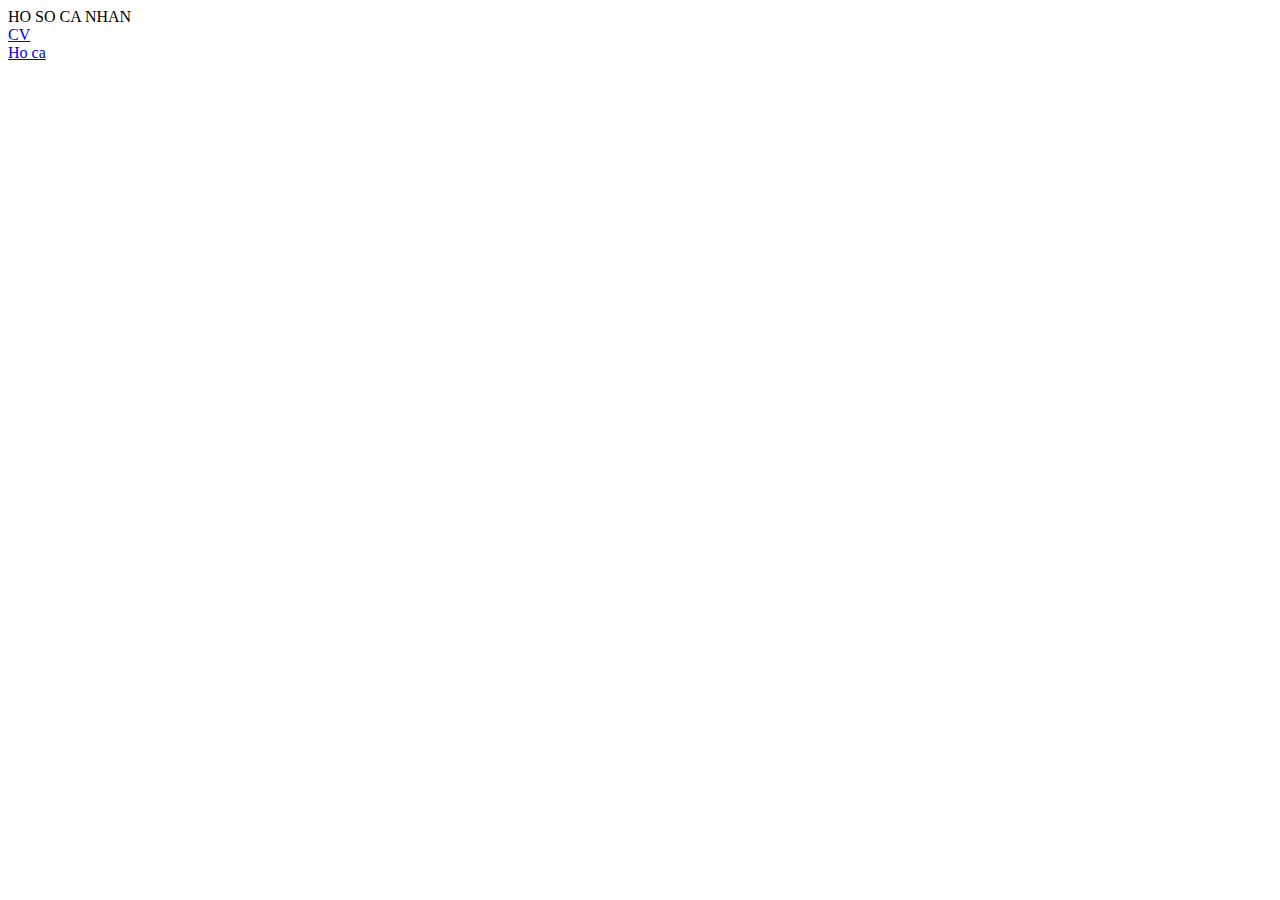
<file: Thiet_ke_web/index.html>
<!DOCTYPE html>
<html lang="en">
<head>
    <meta charset="UTF-8">
    <meta name="viewport" content="width=device-width, initial-scale=1.0">
    <title>THIETKEWEB</title>
</head>
<body>
    <a>HO SO CA NHAN</a>
    <br>
    <a href ="./cvcanhan/index.html">CV</a>
    <br><a href="./hocacanhan/hoca.html">Ho ca</a>
</body>
</html>
</file>
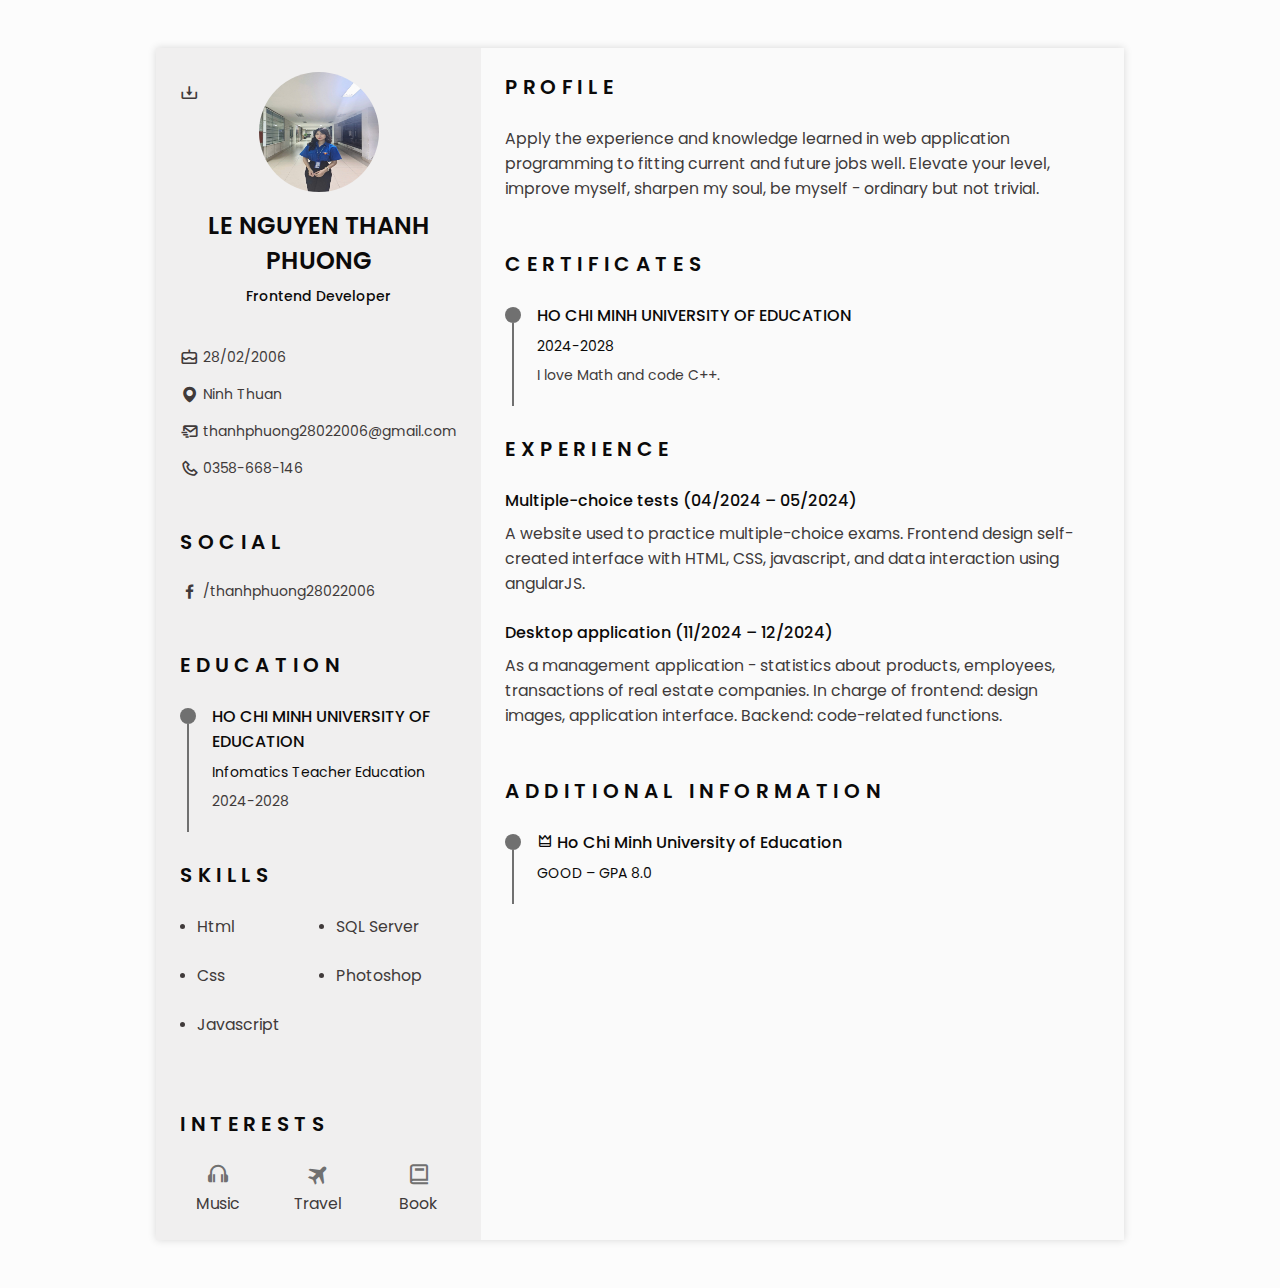
<file: Thiet_ke_web/cvcanhan/index.html>
<!DOCTYPE html>
<html lang="en">
<head>
    <meta charset="UTF-8">
    <meta http-equiv="X-UA-Compatible" content="IE=edge">
    <meta name="viewport" content="width=device-width, initial-scale=1.0">
    <title>Personal information | Le Nguyen Thanh Phuong</title>

    <!-- favicon -->
    <link rel="shortcut icon" href="./assets/images/icon-code__.ico" type="image/x-icon">

    <!-- boxicons -->
    <link href='https://unpkg.com/boxicons@2.1.1/css/boxicons.min.css' rel='stylesheet'>

    <!-- main css -->
    <link rel="stylesheet" href="assets/css/style.css">
</head>
<body>
    <!-- HEADER -->
    <header class="l-header" id="header">
        <nav class="nav bd-container">
            <a href="#" class="nav__logo">Just Do It</a>

            <div class="nav__menu" id="nav-menu">
                <ul class="nav__list">
                    <li class="nav__item">
                        <a href="#home" class="nav__link active-link">
                            <i class='bx bx-home nav__icon'></i>Home
                        </a>
                    </li>

                    <li class="nav__item">
                        <a href="#education" class="nav__link">
                            <i class='bx bx-book nav__icon' ></i>Education
                        </a>
                    </li>

                    <li class="nav__item">
                        <a href="#skills" class="nav__link">
                            <i class='bx bx-receipt nav__icon' ></i>Skills
                        </a>
                    </li>

                    <li class="nav__item">
                        <a href="#profile" class="nav__link">
                            <i class='bx bx-user nav__icon' ></i>Profile
                        </a>
                    </li>

                    <li class="nav__item">
                        <a href="#certificates" class="nav__link">
                            <i class='bx bx-award nav__icon' ></i>Certificates
                        </a>
                    </li>

                    <li class="nav__item">
                        <a href="#experience" class="nav__link">
                            <i class='bx bx-briefcase-alt nav__icon' ></i>Experience
                        </a>
                    </li>
                </ul>
            </div>

            <div class="nav__toggle" id="nav-toggle">
                <i class='bx bx-grid-alt' ></i>
            </div>
        </nav>
    </header>

    <!-- BODY RESUME -->
    <main class="l-main bd-container">
        <div class="resume">
            <div class="resume__left">
                <!-- home -->
                <section class="home" id="home">
                    <div class="home__container section bd-grid">
                        <div class="home__data bd-grid">
                            <img src="assets/images/User_img.jpg" class="home__img" alt="">
    
                            <h2 class="home__title" style="font-weight: 600;">LE NGUYEN THANH PHUONG</h2>
                            <h3 class="home__profession">Frontend Developer</h3>
    
                            <!-- button to download CV -->
                            <div>
                                <a download="" href="file:///C:/responsive-resume-cv-master/assets/pdf/thanhphuong28022006.pdf" class="home__button-movil">Download CV</a>
                            </div>
                        </div>
    
                        <div class="home__address bd-grid">
                            <span class="home__information">
                                <i class='bx bx-cake home__icon'></i> 28/02/2006
                            </span>
    
                            <span class="home__information">
                                <i class='bx bxs-map home__icon' ></i> Ninh Thuan
                            </span>
    
                            <span class="home__information">
                                <i class='bx bx-mail-send home__icon' ></i> thanhphuong28022006@gmail.com
                            </span>
    
                            <span class="home__information">
                                <i class='bx bx-phone home__icon' ></i> 0358-668-146
                            </span>
                        </div>
                    </div>

                    <!-- tải xuống pdf. có sẵn cho máy tính để bàn -->
                    <a download="" href="file:///C:/responsive-resume-cv-master/assets/pdf/thanhphuong28022006.pdf">
                        <i class='bx bx-download generate-pdf' title="Download PDF" ></i>
                    </a>
                    
                </section>

                <!-- social -->
                <section class="social section">
                    <h2 class="section-title">Social</h2>

                    <div class="social__container bd-grid">
                        <a href="https://www.facebook.com/profile.php?id=100082988624124&mibextid=ZbWKwL" target="_blank" class="social__link">
                            <i class='bx bxl-facebook social__icon' ></i> /thanhphuong28022006
                        </a>
                    </div>
                </section>

                <!-- education -->
                <section class="education section" id="education">
                    <h2 class="section-title">Education</h2>

                    <div class="education__container bd-grid">
                        <div class="education__content">
                            <div class="education__time">
                                <span class="education__rounder"></span>
                                <span class="education__line"></span>
                            </div>

                            <div class="education__data bd-grid">
                                <h3 class="education__title">HO CHI MINH UNIVERSITY OF EDUCATION</h3>
                                <span class="education__specialized">Infomatics Teacher Education</span>
                                <span class="education__year">2024-2028</span>
                            </div>
                        </div>
                    </div>
                </section>

                <!-- skills -->
                <section class="skills section" id="skills">
                    <h2 class="section-title">Skills</h2>

                    <div class="skills__content bd-grid">
                        <ul class="skills__data">
                            <li class="skills__name">
                                <span class="skills__circle"></span>Html
                            </li>

                            <li class="skills__name">
                                <span class="skills__circle"></span>Css
                            </li>

                            <li class="skills__name">
                                <span class="skills__circle"></span>Javascript
                            </li>
                        </ul>

                        <ul class="skills__data">
                            <li class="skills__name">
                                <span class="skills__circle"></span>SQL Server
                            </li>

                            <li class="skills__name">
                                <span class="skills__circle"></span>Photoshop
                            </li>
                        </ul>
                    </div>
                </section>

                <!-- interests -->
                <section class="interests section" id="interests">
                    <h2 class="section-title">Interests</h2>

                    <div class="interests__container bd-grid">
                        <div class="interests__content">
                            <i class='bx bx-headphone interests__icon'></i>
                            <span class="interests__name">Music</span>
                        </div>

                        <div class="interests__content">
                            <i class='bx bxs-plane-alt interests__icon' ></i>
                            <span class="interests__name">Travel</span>
                        </div>

                        <div class="interests__content">
                            <i class='bx bx-book interests__icon' ></i>
                            <span class="interests__name">Book</span>
                        </div>
                    </div>
                </section>
            </div>
    
            <div class="resume__right">
                <!-- profile -->
                <section class="profile section" id="profile">
                    <h2 class="section-title">Profile</h2>

                    <p class="profile__description">
                        Apply the experience and knowledge learned in web application 
                        programming to fitting current and future jobs well. Elevate your level, 
                        improve myself, sharpen my soul, be myself - ordinary but not trivial.
                    </p>
                </section>

                <!-- certificates -->
                <section class="certificates section" id="certificates">
                    <h2 class="section-title">Certificates</h2>

                    <div class="certificates__container bd-grid">
                        <div class="certificates__content">
                            <div class="certificates__time">
                                <span class="certificates__rounder"></span>
                                <span class="certificates__line"></span>
                            </div>

                            <div class="certificates__data bd-grid">
                                <h3 class="certificates__title">HO CHI MINH UNIVERSITY OF EDUCATION</h3>
                                <span class="certificates__year">2024-2028</span>
                                <p class="certificates__description">
                                    I love Math and code C++.
                                </p>
                            </div>
                        </div>
                    </div>
                </section>

                <!-- experience -->
                <section class="experience section" id="experience">
                    <h2 class="section-title">Experience</h2>
                    
                    <div class="experience__container bd-grid">
                        
                        <div class="experience__content">
                            <h3 class="experience__title">
                                Multiple-choice tests (04/2024 – 05/2024)
                            </h3>
                            
                            <p class="experience__description">
                                A website used to practice multiple-choice exams. Frontend design 
                                self-created interface with HTML, CSS, javascript, and data interaction 
                                using angularJS.
                            </p>
                        </div>

                        <div class="experience__content">
                            <h3 class="experience__title">
                                Desktop application (11/2024 – 12/2024)
                            </h3>
        
                            <p class="experience__description">
                                As a management application - statistics about products, employees, 
                                transactions of real estate companies. In charge of frontend: design 
                                images, application interface. Backend: code-related functions.
                            </p>
                        </div>
                    </div>
                </section>
                
                <!-- additional information -->
                <section class="additional-information section">
                    <h2 class="section-title">Additional information</h2>
                    
                    <div class="additional-information__container bd-grid">
                        <div class="additional-information__content">
                            <div class="additional-information__time">
                                <span class="additional-information__rounder"></span>
                                <span class="additional-information__line"></span>
                            </div>

                            <div class="additional-information__data bd-grid">
                                <h3 class="additional-information__title"> <i class='bx bx-crown'></i> Ho Chi Minh University of Education</h3>
                                <span class="additional-information__year">GOOD – GPA 8.0</span>
                            </div>
                        </div>
                    </div>
                </section>
            </div>
        </div>
    </main>

    <!-- SCROLL TOP -->
    <a href="#" class="scrolltop" id="scroll-top">
        <i class='bx bxs-up-arrow-alt scrolltop__icon' ></i>
    </a>

    <!-- main js -->
    <script src="assets/js/main.js"></script>
</body>
</html>
</file>
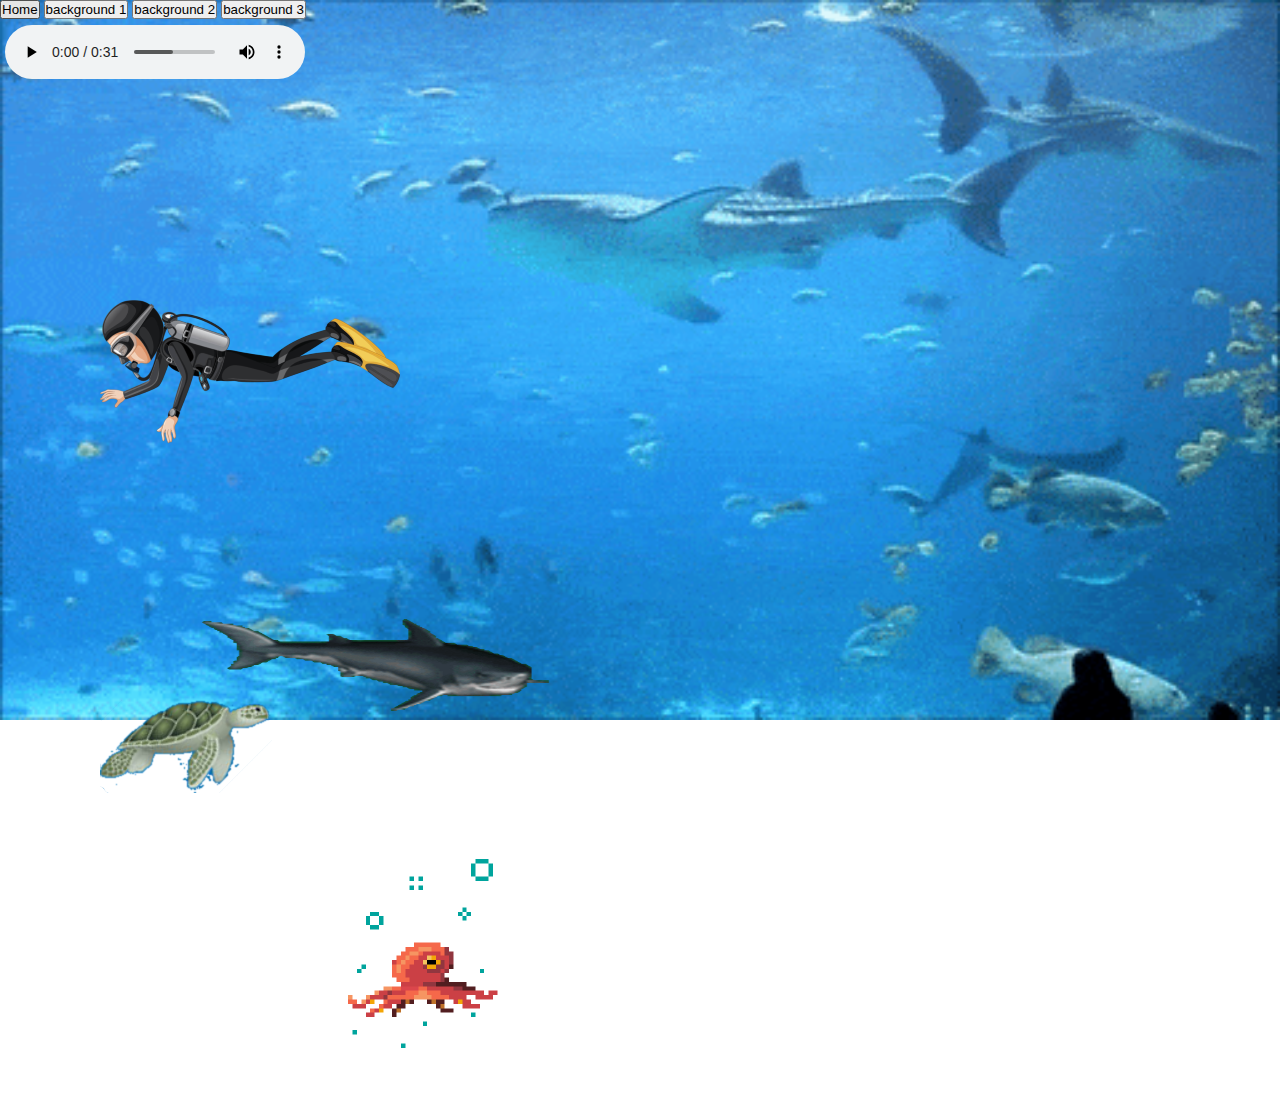
<file: Thiet_ke_web/hocacanhan/hoca.html>
<!DOCTYPE html>
<html lang="en">
<head>
   <link rel="stylesheet" href="hoca.css">
    <meta charset="UTF-8">
    <meta name="viewport" content="width=device-width, initial-scale=1.0">
    <title>Ho_ca</canvas></title>
</head>
<body>
    <button id="home">Home</button>
    <button id="btn-1">background 1</button>
    <button id="btn-2">background 2</button>
    <button id="btn-3">background 3</button>

    <script src="hoca.js"></script>     
           
        <div id="shark">
            <img src="images/shark.gif" width="380" height="123">
        </div>

        <div id="diver1">
            <img src="images/diver1.png" width="auto" height="auto">
        </div>

        <div id="turtle">
            <img src="images/turtle.png" width="auto" height="auto">
        </div>

        <div id="octopus">
           <img src="images/octopus.gif" width="250" height="250">
        </div>

       <div id="Audio">
         <audio controls>
           <source src="audio/tieng-duoi-nuoc.mp3">
         </audio>
       </div>

   
</body>
</html>
</file>
<file: Thiet_ke_web/cvcanhan/assets/css/style.css>
/* FONT POPPINS */
@import url('https://fonts.googleapis.com/css2?family=Poppins:wght@400;500;600&display=swap');

/* VARIABLES CSS */
:root {
    --header-height: 3rem;

    /* color */
    --title-color: #0b0a0a;
    --text-color: #403a3a;
    --text-color-light: #707070;
    --container-color: #fafafa;
    --container-color-alt: #f0efef;
    --body-color: #fcfcfc;

    /* font and typography */
    --body-font: 'Poppins', sans-serif;
    --h1-font-size: 1.5rem;
    --h2-font-size: 1.25rem;
    --h3-font-size: 1rem;
    --normal-font-size: .983rem;
    --small-font-size: .875rem;
    --smaller-font-size: .813rem;

    /* font weight */
    --font-medium: 500;
    --font-semi-bold: 600;

    /* margin bottom */
    --mb-1: .5rem;
    --mb-2: 1rem;
    --mb-3: 1.5rem;

    /* z index */
    --z-tooltip: 10;
    --z-fixed: 100;
}

/* BASE */
*,::before,::after {
    box-sizing: border-box;
}

html {
    scroll-behavior: smooth;
}

body {
    margin: 0 0 var(--header-height) 0;
    padding: 0;
    font-family: var(--body-font);
    font-size: var(--normal-font-size);
    background-color: var(--body-color);
    color: var(--text-color);
}

h1,h2,h3,ul,p {
    margin: 0;
}

h1,h2,h3 {
    color: var(--title-color);
    font-weight: var(--font-medium);
}

ul {
    padding: 0;
    list-style: none;
}

a {
    text-decoration: none;
}

img {
    max-width: 100%;
    height: auto;
}

/* CLASS CSS */
.section {
    padding: 1.5rem 0;
}

.section-title {
    font-size: var(--h2-font-size);
    color: var(--title-color);
    font-weight: var(--font-semi-bold);
    text-transform: uppercase;
    letter-spacing: .35rem;
    text-align: center;
    margin-bottom: var(--mb-3);
}

/* LAYOUT */
.bd-container {
    max-width: 968px;
    width: calc(100% - 3rem);
    margin-left: var(--mb-3);
    margin-right: var(--mb-3);
}

.bd-grid {
    display: grid;
    gap: 1.5rem;
}

.l-header {
    width: 100%;
    position: fixed;
    bottom: 0;
    left: 0;
    z-index: var(--z-fixed);
    background-color: var(--body-color);
    box-shadow: 0 -1px 4px rgba(0, 0, 0, .1);
    transform: .3s;
}

/* nav */
.nav {
    height: var(--header-height);
    display: flex;
    justify-content: space-between;
    align-items: center;
}

@media screen and (max-width: 968px) {
    .nav__menu {
        position: fixed;
        bottom: -100%;
        left: 0;
        width: 100%;
        padding: 2rem 1.5rem;
        background-color: var(--body-color);
        box-shadow: 0 1px 4px rgba(0, 0, 0, .1);
        border-radius: 1rem 1rem 0 0;
        z-index: var(--z-fixed);
        transition: .3s;
    }
}

.nav__logo,
.nav__toggle {
    color: var(--title-color);
    font-weight: var(--font-medium);
}

.nav__toggle {
    font-size: 1.2rem;
    cursor: pointer;
}

.nav__item {
    text-align: center;
}

.nav__list {
    display: grid;
    grid-template-columns: repeat(3, 1fr);
    gap: 2rem;
}

.nav__link {
    display: flex;
    flex-direction: column;
    font-size: var(--smaller-font-size);
    color: var(--text-color-light);
    font-weight: var(--font-medium);
}

.nav__link:hover {
    color: var(--title-color);
}

.nav__icon {
    font-size: 1.2rem;
    margin-bottom: var(--mb-1);
}

/* show menu */
.show-menu {
    bottom: var(--header-height);
}

/* active link */
.active-link {
    color: var(--title-color);
}

/* generate PDF button */
.generate-pdf {
    display: none;
    position: absolute;
    top: 2.2rem;
    left: 0;
    font-size: 1.2rem;
    color: var(--text-color);
    cursor: pointer;
}

.generate-pdf:hover {
    color: var(--title-color);
}

/* BODY RESUME */
/* left */
/* home */
.home {
    position: relative;
}

.home__container {
    gap: 3rem;
}

.home__data {
    gap: .5rem;
    text-align: center;
}

.home__img {
    width: 120px;
    height: 120px;
    border-radius: 50%;
    justify-self: center;
    margin-bottom: var(--mb-1);
}

.home__title {
    font-size: var(--h1-font-size);
}

.home__profession {
    font-size: var(--small-font-size);
    margin-bottom: var(--mb-1);
}

.home__address {
    gap: 1rem;
}

.home__information {
    display: flex;
    align-items: center;
    font-size: var(--small-font-size);
}

.home__icon {
    font-size: 1.2rem;
    margin-right: .25rem;
}

.home__button-movil {
    display: inline-block;
    border: 2px solid var(--text-color);
    color: var(--title-color);
    padding: 1rem 2rem;
    border-radius: .25rem;
    transition: .3s;
    font-family: var(--font-medium);
    margin-top: var(--mb-3);
}

.home__button-movil:hover {
    background-color: var(--text-color);
    color: var(--container-color);
}

/* social */
.social__container {
    grid-template-columns: max-content;
    gap: 1rem;
}

.social__link {
    display: inline-flex;
    align-items: center;
    font-size: var(--small-font-size);
    color: var(--text-color);
}

.social__link:hover {
    color: var(--title-color);
}

.social__icon {
    font-size: 1.2rem;
    margin-right: .25rem;
}

/* education and certificates and additional information */
.education__content,
.certificates__content,
.additional-information__content {
    display: flex;
}

.education__time,
.certificates__time,
.additional-information__time {
    padding-right: 1rem;
}

.education__rounder,
.certificates__rounder,
.additional-information__rounder {
    position: relative;
    display: block;
    width: 16px;
    height: 16px;
    background-color: var(--text-color-light);
    border-radius: 50%;
    margin-top: .25rem;
}

.education__line,
.certificates__line,
.additional-information__line {
    display: block;
    width: 2px;
    height: 100%;
    background-color: var(--text-color-light);
    transform: translate(7px, 0);
}

.education__data,
.certificates__data,
.additional-information__data {
    gap: .5rem;
}

.education__title,
.certificates__title,
.additional-information__title {
    font-size: var(--h3-font-size);
}

.education__specialized,
.certificates__year,
.additional-information__year {
    font-size: var(--small-font-size);
    color: var(--title-color);
}

.education__year,
.certificates__description {
    font-size: var(--small-font-size);
}

/* skills */
.skills__content {
    grid-template-columns: repeat(2, 1fr);
}

.skills__content {
    gap: 0;
}

.skills__name {
    display: flex;
    align-items: center;
    margin-bottom: var(--mb-3);
}

.skills__circle {
    display: inline-block;
    width: 5px;
    height: 5px;
    background-color: var(--text-color);
    border-radius: 50%;
    margin-right: .75rem;
}

/* interests */
.interests__container {
    grid-template-columns: repeat(3, 1fr);
    margin-top: var(--mb-2);
}

.interests__content {
    display: flex;
    flex-direction: column;
    align-items: center;
}

.interests__icon {
    font-size: 1.5rem;
    color: var(--text-color-light);
    margin-bottom: .25rem;
}

/* right */
/* profile */
.profile__description {
    text-align: center;
}

/* experience */
.experience__title {
    font-size: var(--h3-font-size);
    margin-bottom: var(--mb-1);
}

/* SCROLL TOP */
.scrolltop {
    position: fixed;
    right: 1rem;
    bottom: -20%;
    display: flex;
    justify-content: center;
    align-items: center;
    padding: 0.3rem;
    background-color: var(--container-color-alt);
    border-radius: 0.4rem;
    z-index: var(--z-tooltip);
    transition: .4s;
    visibility: hidden;
}

.scrolltop__icon {
    font-size: 1.2rem;
    color: var(--text-color);
}

.show-scroll {
    visibility: visible;
    bottom: 5rem;
}

/* MEDIA QUERIES */
/* cho các thiết bị nhỏ, cột kéo menu */
@media screen and (max-width: 319px) {
    .nav__list {
        grid-template-columns: repeat(2, 1fr);
        gap: 1rem .5rem;
    }
}

/* các lớp được sửa đổi cho kích thước màn hình lớn */
@media screen and (min-width: 968px) {
    body {
        margin: 3rem 0;
    }

    .bd-container {
        margin-left: auto;
        margin-right: auto;
    }

    .l-header,
    .scrolltop {
        display: none;
    }

    .generate-pdf {
        display: inline-block;
    }

    .resume {
        display: grid;
        grid-template-columns: .5fr 1fr;
        background-color: var(--container-color);
        box-shadow: 0 0 8px rgba(13, 12, 12, .15);
    }

    .resume__left {
        background-color: var(--container-color-alt);
    }

    .resume__left,
    .resume__right {
        padding: 0 1.5rem;
    }

    .section-title,
    .profile__description {
        text-align: inherit;
    }

    .home__container {
        gap: 1.5rem;
    }

    .home__button-movil {
        display: none;
    }
}
</file>
<file: Thiet_ke_web/hocacanhan/hoca.css>
body{
    background-image: url('images/bg.gif');
    background-repeat: no-repeat ;
    background-size: cover;
     
 }
 #shark{
     left: 200px;top: 600px;
     position: absolute;
     animation-name: Shark;
     animation-duration: 15s;
     animation-timing-function: linear;
     animation-iteration-count: infinite;
     animation-play-state: running;
     transform: rotateY(180deg);
 }
 @keyframes Shark {
     0%{
         left: 250px;
         top: 450px;
         transform: rotateY(180deg);
     }
     50%{
     left: 1300px;
     top: 70px;
     transform: rotateY(180deg);
     }
     50.01%{
         transform: rotateY(0deg);
         top: 40%;
     }100%{
         left: 0;
         top: 750px;
         transform: rotateY(0deg);
     }
 
 }
 #diver1{
     left: 100px;top: 300px;
     position: absolute;
     animation-name: Diver1;
     animation-duration: 15s;
     animation-timing-function: linear;
     animation-iteration-count: infinite;
     animation-play-state: running;
     transform: rotateY(0deg);
 }
 @keyframes Diver1
 {
     0%{
         left: 50px;
         top: 400px;
         transform: rotateY(0deg);
     }
     50%{
     left: 1250px;
     top: 800px;
     transform: rotateY(0deg);
     }
     50.01%{
         transform: rotateY(180deg);
         top: 70%;
     }100%{
         left: 500px;
         top: 50%;
         transform: rotateY(180deg);
     }
 }
 #turtle{
     left: 100px;top: 700px;
     position: absolute;
     animation-name: Turtle;
     animation-duration: 18s;
     animation-timing-function: linear;
     animation-iteration-count: infinite;
     animation-play-state: running;
     transform: rotateY(0deg);
 }
 @keyframes Turtle
 {
     0%{
         left: 100px;
         top: 300px;
         transform: rotateY(0deg);
     }
     50%{
     left: 1250px;
     top:50% scale(-50%);
     transform: rotateY(0deg);
     }
     50.01%{
         transform: rotateY(180deg);
         top: 40%;
     }100%{
         left: 100px;
         top: 10%;
         transform: rotateY(180deg);
     }
 }
 *{
     padding: 0px;
     margin: 0px;
     box-sizing: border-box;
 }
 #octopus{
     left: 300px;
     bottom: -200px;
     position: absolute;
     animation-name: Octopus;
     animation-duration: 10s;
     animation-timing-function: linear;
     animation-iteration-count: infinite;
     animation-play-state: running;
 }
 @keyframes Octopus
 {
    0%{
     left: 300px;
     top: 740px;
    }
    20%{
     top: 600px;
    }
    40%{
     top: 470px;
    }
    60%{
     top: 300px;
    }
    80%{
     top: 0px;
    }
    100%{
     top: -150px;
    }
 }
 #Audio{
     left: 5px;
     top: 25px;
     position: absolute;
 }
</file>
